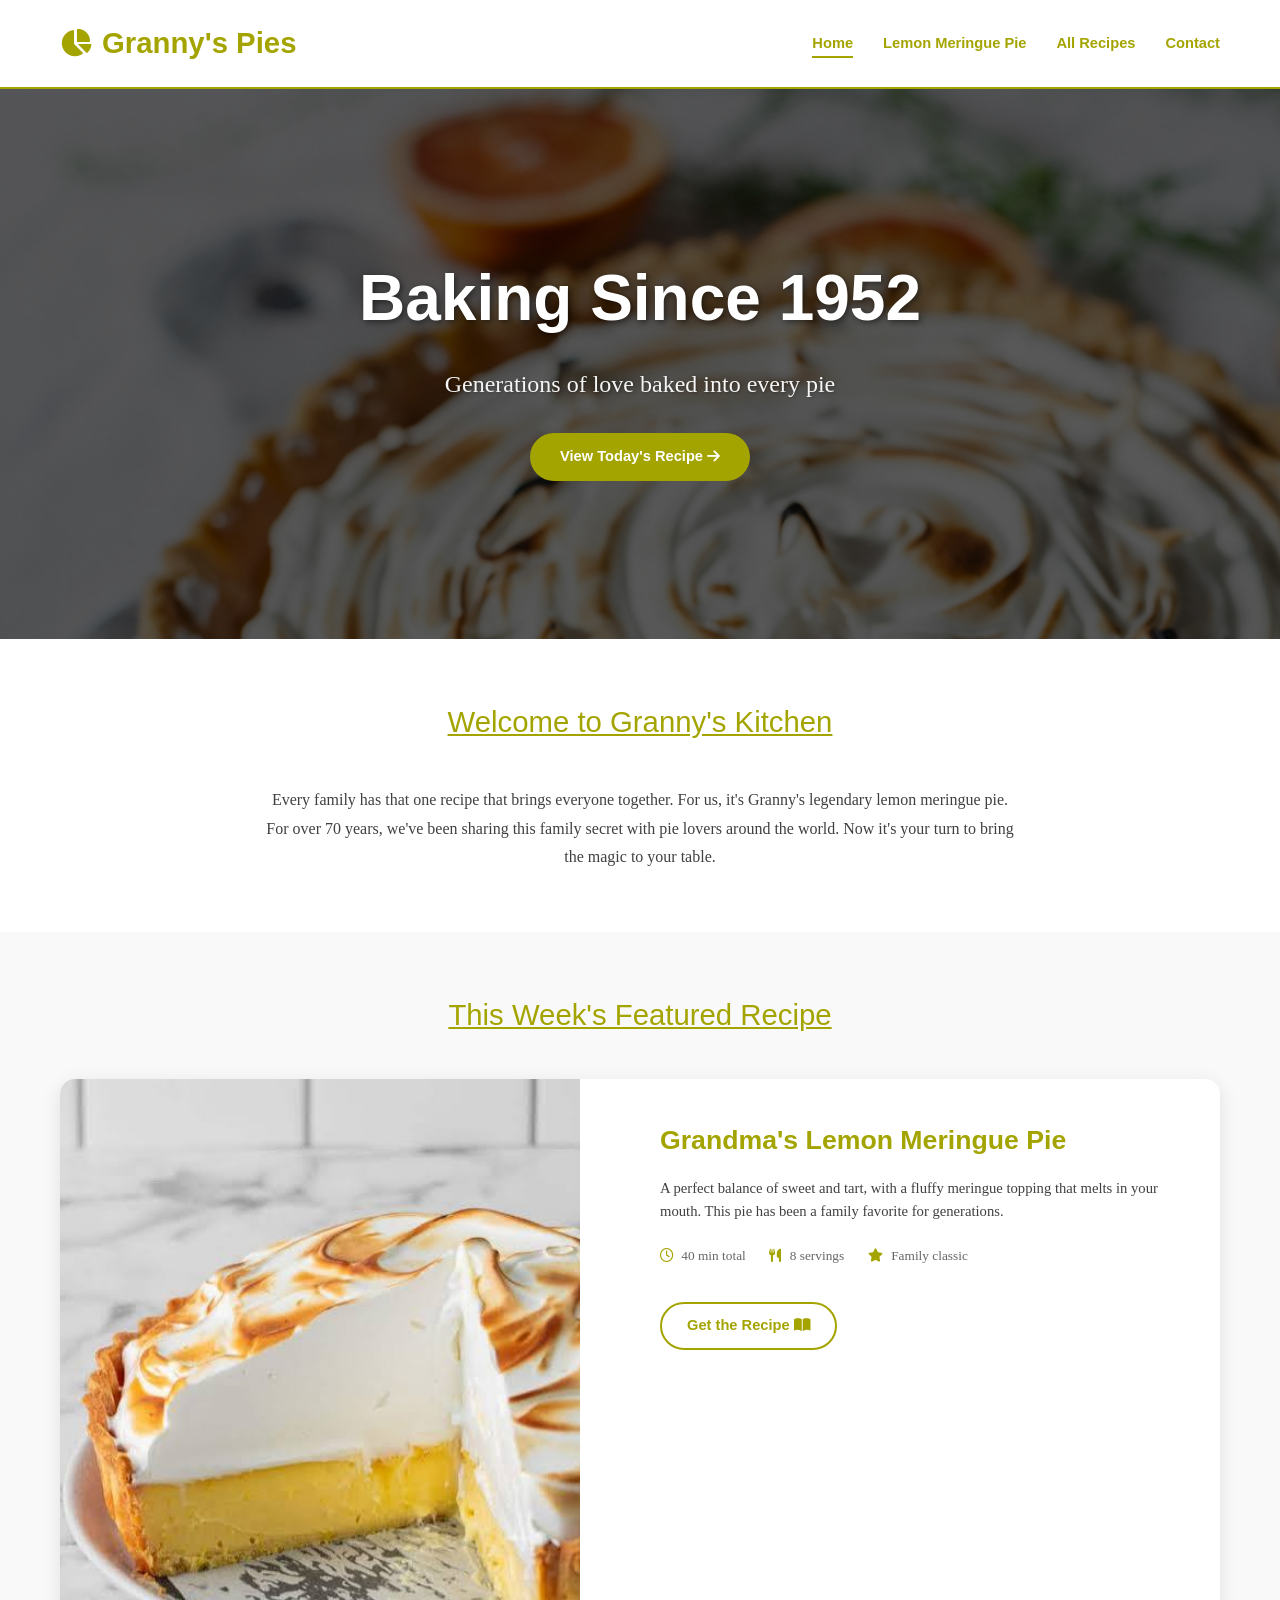
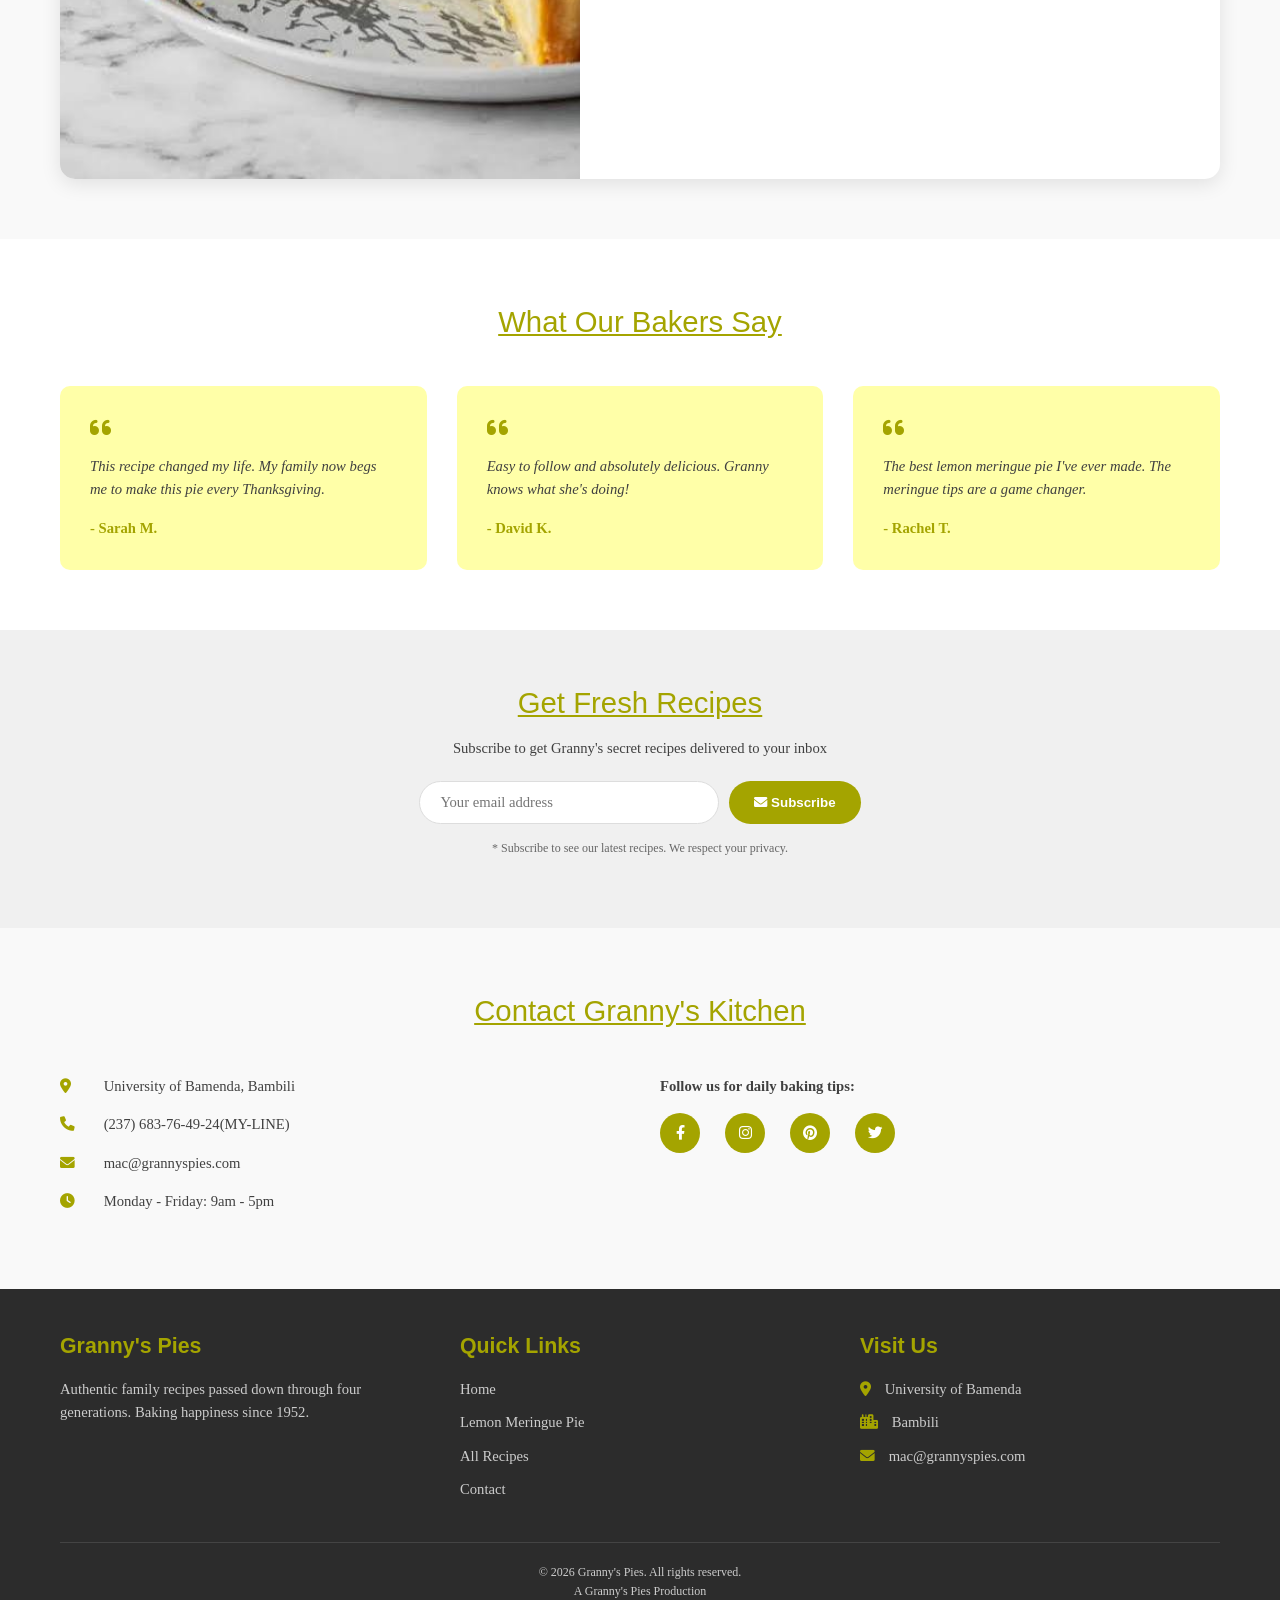
<file: index.html>
<!DOCTYPE html>
<html lang="en">

<head>
    <meta charset="UTF-8">
    <meta name="viewport" content="width=device-width, initial-scale=1.0">
    <title>Granny's Pies | Home</title>
    <link rel="stylesheet" href="css/index.css">
    <link rel="stylesheet" href="https://cdnjs.cloudflare.com/ajax/libs/font-awesome/6.0.0-beta3/css/all.min.css">
    <link rel="icon" type="image/png" href="images/favicon.png">
</head>

<body>

    <!-- Header / Navigation -->
    <header>
        <div class="container">
            <div class="logo">
                <i class="fas fa-pie-chart"></i>
                <h1>Granny's Pies</h1>
            </div>
            <nav>
                <ul>
                    <li><a href="index.html" class="active">Home</a></li>
                    <li><a href="pie.html">Lemon Meringue Pie</a></li>
                    <li><a href="pie.html">All Recipes</a></li>
                    <li><a href="index.html#contact">Contact</a></li>
                </ul>
            </nav>
        </div>
    </header>

    <!-- Hero Section -->
    <section class="hero">
        <div class="hero-overlay">
            <div class="container">
                <h2>Baking Since 1952</h2>
                <p>Generations of love baked into every pie</p>
                <a href="pie.html" class="btn-primary">View Today's Recipe <i class="fas fa-arrow-right"></i></a>
            </div>
        </div>
    </section>

    <!-- Welcome Section -->
    <section class="welcome">
        <div class="container">
            <h3>Welcome to Granny's Kitchen</h3>
            <p>Every family has that one recipe that brings everyone together. For us, it's Granny's legendary lemon
                meringue pie. For over 70 years, we've been sharing this family secret with pie lovers around the world.
                Now it's your turn to bring the magic to your table.</p>
        </div>
    </section>

    <!-- Featured Recipe Card -->
    <section class="featured">
        <div class="container">
            <h3>This Week's Featured Recipe</h3>
            <div class="recipe-card">
                <div class="card-image">
                    <img src="images/lemon-pie-thumb.jpg" alt="Lemon Meringue Pie">
                </div>
                <div class="card-content">
                    <h4>Grandma's Lemon Meringue Pie</h4>
                    <p>A perfect balance of sweet and tart, with a fluffy meringue topping that melts in your mouth.
                        This pie has been a family favorite for generations.</p>
                    <ul class="recipe-meta">
                        <li><i class="far fa-clock"></i> 40 min total</li>
                        <li><i class="fas fa-utensils"></i> 8 servings</li>
                        <li><i class="fas fa-star"></i> Family classic</li>
                    </ul>
                    <a href="pie.html" class="btn-secondary">Get the Recipe <i class="fas fa-book-open"></i></a>
                </div>
            </div>
        </div>
    </section>

    <!-- Testimonials Section -->
    <section class="testimonials">
        <div class="container">
            <h3>What Our Bakers Say</h3>
            <div class="testimonial-grid">
                <div class="testimonial-card">
                    <i class="fas fa-quote-left"></i>
                    <p>This recipe changed my life. My family now begs me to make this pie every Thanksgiving.</p>
                    <p class="author">- Sarah M.</p>
                </div>
                <div class="testimonial-card">
                    <i class="fas fa-quote-left"></i>
                    <p>Easy to follow and absolutely delicious. Granny knows what she's doing!</p>
                    <p class="author">- David K.</p>
                </div>
                <div class="testimonial-card">
                    <i class="fas fa-quote-left"></i>
                    <p>The best lemon meringue pie I've ever made. The meringue tips are a game changer.</p>
                    <p class="author">- Rachel T.</p>
                </div>
            </div>
        </div>
    </section>

    <!-- Newsletter Section -->
    <section class="newsletter">
        <div class="container">
            <h3>Get Fresh Recipes</h3>
            <p>Subscribe to get Granny's secret recipes delivered to your inbox</p>
            <form class="newsletter-form" action="pie.html" method="get">
                <input type="email" placeholder="Your email address" required>
                <button type="submit"><i class="fas fa-envelope"></i> Subscribe</button>
            </form>
            <p style="font-size: 9pt; margin-top: 15px; color: #666;">* Subscribe to see our latest recipes. We respect
                your privacy.</p>
        </div>
    </section>

    <!-- Contact Section -->
    <section id="contact" class="contact-section">
        <div class="container">
            <h3>Contact Granny's Kitchen</h3>
            <div class="contact-grid">
                <div class="contact-info">
                    <p><i class="fas fa-map-marker-alt"></i> University of Bamenda, Bambili </p>
                    <p><i class="fas fa-phone"></i> (237) 683-76-49-24(MY-LINE)</p>
                    <p><i class="fas fa-envelope"></i> mac@grannyspies.com</p>
                    <p><i class="fas fa-clock"></i> Monday - Friday: 9am - 5pm</p>
                </div>
                <div class="contact-social">
                    <p>Follow us for daily baking tips:</p>
                    <div class="social-icons">
                        <a href="https://facebook.com" target="_blank" rel="noopener noreferrer"><i
                                class="fab fa-facebook-f"></i></a>
                        <a href="https://instagram.com" target="_blank" rel="noopener noreferrer"><i
                                class="fab fa-instagram"></i></a>
                        <a href="https://pinterest.com" target="_blank" rel="noopener noreferrer"><i
                                class="fab fa-pinterest"></i></a>
                        <a href="https://twitter.com" target="_blank" rel="noopener noreferrer"><i
                                class="fab fa-twitter"></i></a>
                    </div>
                </div>
            </div>
        </div>
    </section>

    <!-- Footer -->
    <footer>
        <div class="container">
            <div class="footer-content">
                <div class="footer-section">
                    <h4>Granny's Pies</h4>
                    <p>Authentic family recipes passed down through four generations. Baking happiness since 1952.</p>
                </div>
                <div class="footer-section">
                    <h4>Quick Links</h4>
                    <ul>
                        <li><a href="index.html">Home</a></li>
                        <li><a href="pie.html">Lemon Meringue Pie</a></li>
                        <li><a href="pie.html">All Recipes</a></li>
                        <li><a href="index.html#contact">Contact</a></li>
                    </ul>
                </div>
                <div class="footer-section">
                    <h4>Visit Us</h4>
                    <ul>
                        <li><i class="fas fa-map-marker-alt"></i> University of Bamenda</li>
                        <li><i class="fas fa-city"></i> Bambili</li>
                        <li><i class="fas fa-envelope"></i> mac@grannyspies.com</li>
                    </ul>
                </div>
            </div>
            <div class="footer-bottom">
                <p>&copy; 2026 Granny's Pies. All rights reserved. <br> A Granny's Pies Production</p>
            </div>
        </div>
    </footer>

</body>

</html>
</file>
<file: css/index.css>
/* index.css - Stylesheet for Granny's Pies Homepage */
/* Color scheme consistent with pie.html */

* {
    margin: 0;
    padding: 0;
    box-sizing: border-box;
}

body {
    background-color: white;
    color: #404040;
    font-family: Georgia, Garamond, serif;
    font-size: 11pt;
    line-height: 1.6;
}

.container {
    max-width: 1200px;
    margin: 0 auto;
    padding: 0 20px;
}

/* Headings - matching pie.html colors */
h1, h2, h3, h4 {
    color: #A4A400;
    font-family: 'Lucida Sans Unicode', Helvetica, Arial, sans-serif;
}

h1 {
    font-size: 22pt;
    font-weight: bold;
}

h2 {
    font-size: 36pt;
    font-weight: bold;
    margin-bottom: 20px;
}

h3 {
    font-size: 22pt;
    font-weight: normal;
    text-align: center;
    margin-bottom: 40px;
    text-decoration: underline;
}

h4 {
    font-size: 16pt;
    margin-bottom: 15px;
}

/* Links */
a {
    color: #A4A400;
    text-decoration: none;
    transition: color 0.3s ease;
}

a:hover {
    color: #7c7c00;
    text-decoration: underline;
}

/* Header and Navigation */
header {
    background-color: white;
    border-bottom: 2px solid #A4A400;
    padding: 20px 0;
    position: sticky;
    top: 0;
    z-index: 100;
}

header .container {
    display: flex;
    justify-content: space-between;
    align-items: center;
    flex-wrap: wrap;
}

.logo {
    display: flex;
    align-items: center;
    gap: 10px;
}

.logo i {
    font-size: 28px;
    color: #A4A400;
}

.logo h1 {
    margin: 0;
}

nav ul {
    display: flex;
    list-style: none;
    gap: 30px;
}

nav ul li a {
    font-family: 'Lucida Sans Unicode', Helvetica, Arial, sans-serif;
    font-weight: bold;
    padding: 5px 0;
}

nav ul li a.active {
    border-bottom: 2px solid #A4A400;
    color: #A4A400;
}

/* Hero Section */
.hero {
    background-image: url('../images/hero.jpg');
    background-size: cover;
    background-position: center 30%;
    background-repeat: no-repeat;
    height: 550px;
    position: relative;
}

.hero-overlay {
    position: absolute;
    top: 0;
    left: 0;
    width: 100%;
    height: 100%;
    background-color: rgba(0, 0, 0, 0.65);
    display: flex;
    align-items: center;
    text-align: center;
}

.hero-overlay .container {
    width: 100%;
}

.hero h2 {
    color: white;
    text-shadow: 2px 2px 6px rgba(0,0,0,0.5);
    font-size: 48pt;
    margin-bottom: 15px;
}

.hero p {
    color: #f5f5f5;
    font-size: 18pt;
    margin-bottom: 30px;
    text-shadow: 1px 1px 3px rgba(0,0,0,0.3);
}

/* Buttons */
.btn-primary {
    display: inline-block;
    background-color: #A4A400;
    color: white;
    padding: 12px 30px;
    font-family: 'Lucida Sans Unicode', Helvetica, Arial, sans-serif;
    font-weight: bold;
    border-radius: 30px;
    transition: all 0.3s ease;
}

.btn-primary:hover {
    background-color: #7c7c00;
    text-decoration: none;
    color: white;
    transform: translateY(-2px);
}

.btn-secondary {
    display: inline-block;
    background-color: transparent;
    color: #A4A400;
    border: 2px solid #A4A400;
    padding: 10px 25px;
    font-family: 'Lucida Sans Unicode', Helvetica, Arial, sans-serif;
    font-weight: bold;
    border-radius: 30px;
    transition: all 0.3s ease;
    margin-top: 15px;
}

.btn-secondary:hover {
    background-color: #A4A400;
    color: white;
    text-decoration: none;
    transform: translateY(-2px);
}

/* Welcome Section */
.welcome {
    padding: 60px 0;
    text-align: center;
    max-width: 800px;
    margin: 0 auto;
}

.welcome p {
    font-size: 12pt;
    line-height: 1.8;
}

/* Featured Recipe Section */
.featured {
    background-color: #f9f9f9;
    padding: 60px 0;
}

.recipe-card {
    display: flex;
    gap: 40px;
    background-color: white;
    border-radius: 15px;
    overflow: hidden;
    box-shadow: 0 5px 20px rgba(0,0,0,0.1);
}

.card-image {
    flex: 1;
}

.card-image img {
    width: 100%;
    height: 100%;
    object-fit: cover;
}

.card-content {
    flex: 1;
    padding: 40px;
}

.card-content h4 {
    text-align: left;
    text-decoration: none;
    font-size: 20pt;
}

.recipe-meta {
    list-style: none;
    margin: 20px 0;
}

.recipe-meta li {
    display: inline-block;
    margin-right: 20px;
    font-size: 10pt;
    color: #666;
}

.recipe-meta i {
    color: #A4A400;
    margin-right: 5px;
}

/* Testimonials Section */
.testimonials {
    padding: 60px 0;
}

.testimonial-grid {
    display: grid;
    grid-template-columns: repeat(auto-fit, minmax(280px, 1fr));
    gap: 30px;
}

.testimonial-card {
    background-color: #FFFFA8;
    padding: 30px;
    border-radius: 10px;
    font-style: italic;
}

.testimonial-card i {
    color: #A4A400;
    font-size: 24px;
    margin-bottom: 15px;
    display: block;
}

.testimonial-card .author {
    margin-top: 15px;
    font-style: normal;
    font-weight: bold;
    color: #A4A400;
}

/* Newsletter Section */
.newsletter {
    background-color: #F0F0F0;
    padding: 50px 0;
    text-align: center;
}

.newsletter h3 {
    margin-bottom: 10px;
}

.newsletter p {
    margin-bottom: 20px;
}

.newsletter-form {
    display: flex;
    justify-content: center;
    gap: 10px;
    flex-wrap: wrap;
}

.newsletter-form input {
    padding: 12px 20px;
    width: 300px;
    border: 1px solid #ddd;
    border-radius: 30px;
    font-family: Georgia, Garamond, serif;
    font-size: 11pt;
}

.newsletter-form button {
    background-color: #A4A400;
    color: white;
    border: none;
    padding: 12px 25px;
    border-radius: 30px;
    font-family: 'Lucida Sans Unicode', Helvetica, Arial, sans-serif;
    font-weight: bold;
    cursor: pointer;
    transition: background-color 0.3s ease;
}

.newsletter-form button:hover {
    background-color: #7c7c00;
}

/* Contact Section */
.contact-section {
    padding: 60px 0;
    background-color: #f9f9f9;
}

.contact-grid {
    display: grid;
    grid-template-columns: repeat(auto-fit, minmax(280px, 1fr));
    gap: 40px;
    margin-top: 30px;
}

.contact-info p {
    margin-bottom: 15px;
}

.contact-info i {
    color: #A4A400;
    width: 30px;
    margin-right: 10px;
}

.contact-social p {
    margin-bottom: 15px;
    font-weight: bold;
}

.contact-social .social-icons {
    margin-top: 0;
}

.contact-social .social-icons a {
    background-color: #A4A400;
    color: white;
    width: 40px;
    height: 40px;
    line-height: 40px;
    border-radius: 50%;
    text-align: center;
    display: inline-block;
    margin-right: 10px;
    transition: all 0.3s ease;
}

.contact-social .social-icons a:hover {
    background-color: #7c7c00;
    transform: translateY(-3px);
}

/* Newsletter form action styling */
.newsletter-form button[type="submit"] {
    cursor: pointer;
}

/* Footer */
footer {
    background-color: #2c2c2c;
    color: #ccc;
    padding: 40px 0 20px;
}

.footer-content {
    display: grid;
    grid-template-columns: repeat(auto-fit, minmax(250px, 1fr));
    gap: 40px;
    margin-bottom: 30px;
}

.footer-section h4 {
    color: #A4A400;
    margin-bottom: 15px;
}

.footer-section ul {
    list-style: none;
}

.footer-section ul li {
    margin-bottom: 10px;
}

.footer-section ul li i {
    margin-right: 10px;
    color: #A4A400;
}

.footer-section a {
    color: #ccc;
}

.footer-section a:hover {
    color: #A4A400;
}

.social-icons {
    display: flex;
    gap: 15px;
    margin-top: 15px;
}

.social-icons a {
    display: inline-block;
    width: 35px;
    height: 35px;
    background-color: #A4A400;
    color: white;
    border-radius: 50%;
    text-align: center;
    line-height: 35px;
    transition: background-color 0.3s ease;
}

.social-icons a:hover {
    background-color: #7c7c00;
}

.footer-bottom {
    text-align: center;
    padding-top: 20px;
    border-top: 1px solid #444;
    font-size: 9pt;
}

/* Responsive Design */
@media (max-width: 768px) {
    header .container {
        flex-direction: column;
        gap: 15px;
    }
    
    nav ul {
        gap: 20px;
    }
    
    .recipe-card {
        flex-direction: column;
    }
    
    .hero h2 {
        font-size: 24pt;
    }
    
    .hero p {
        font-size: 14pt;
    }
}
</file>
